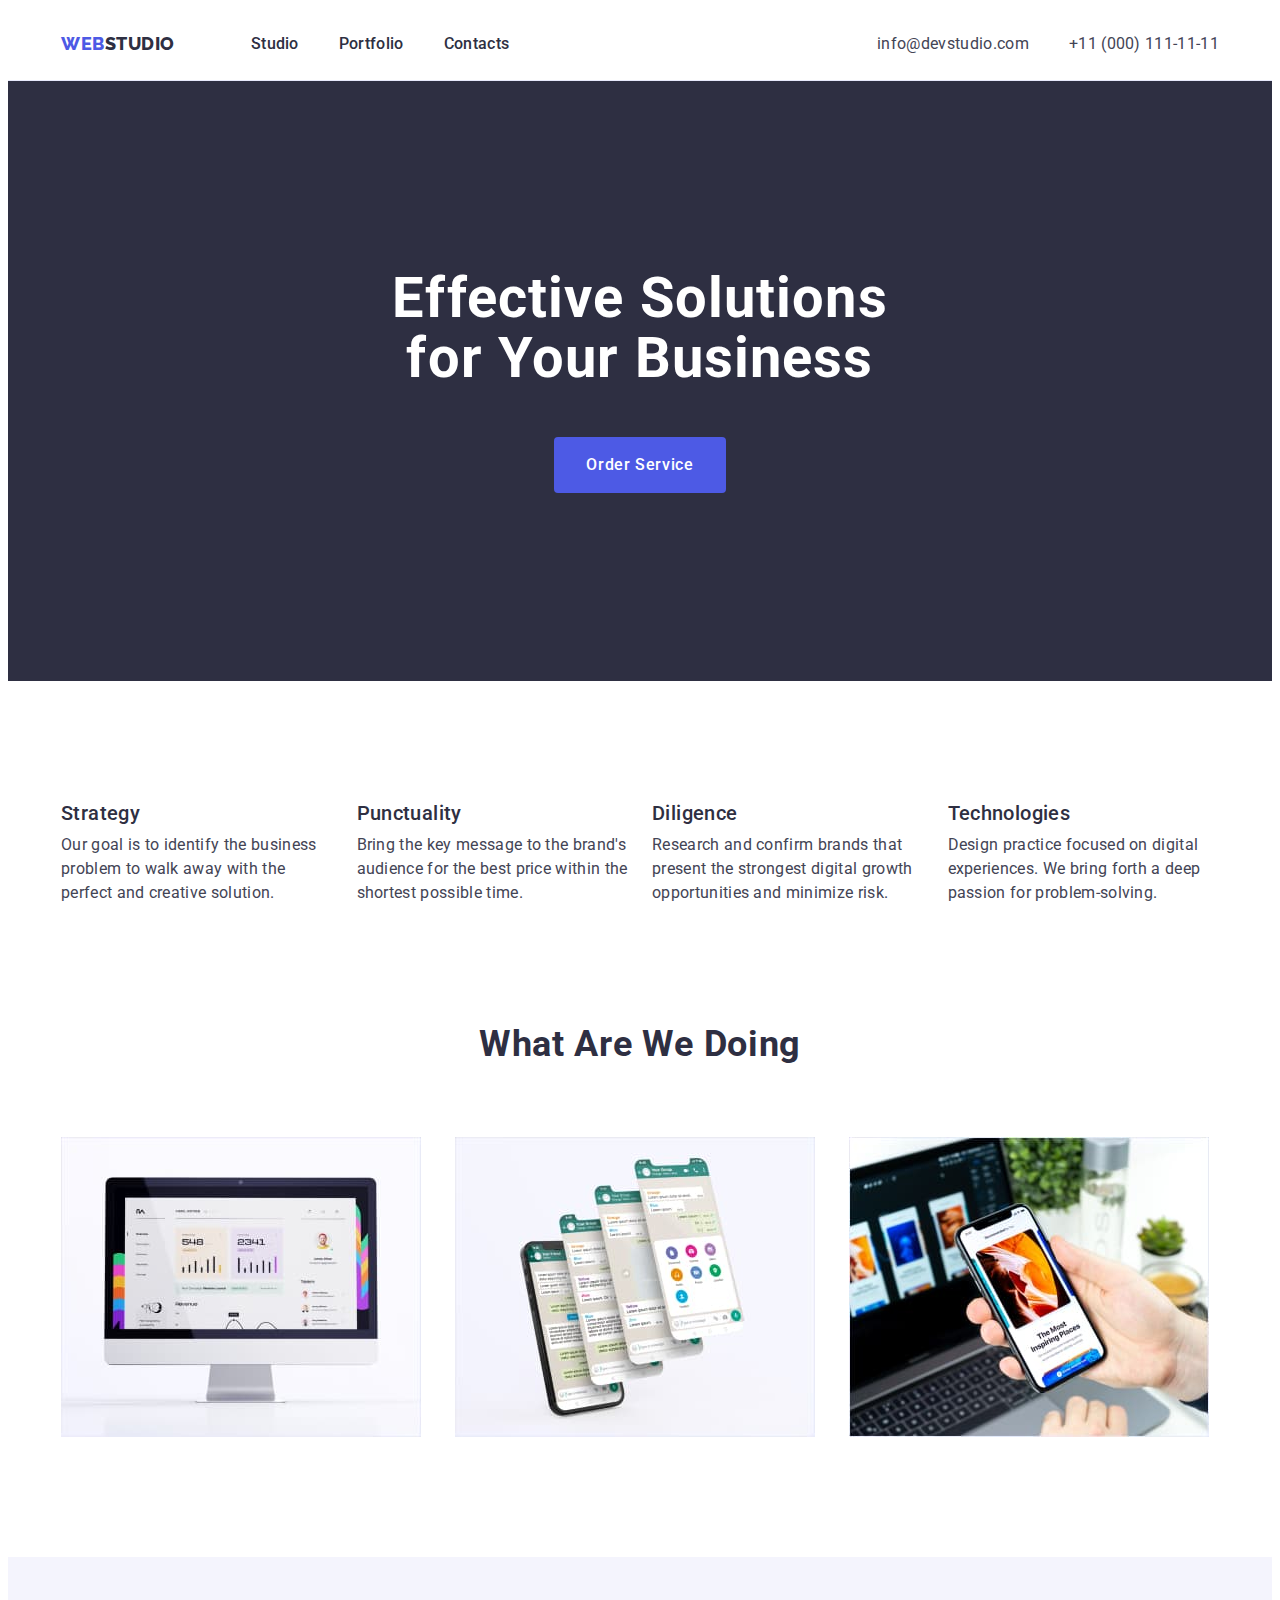
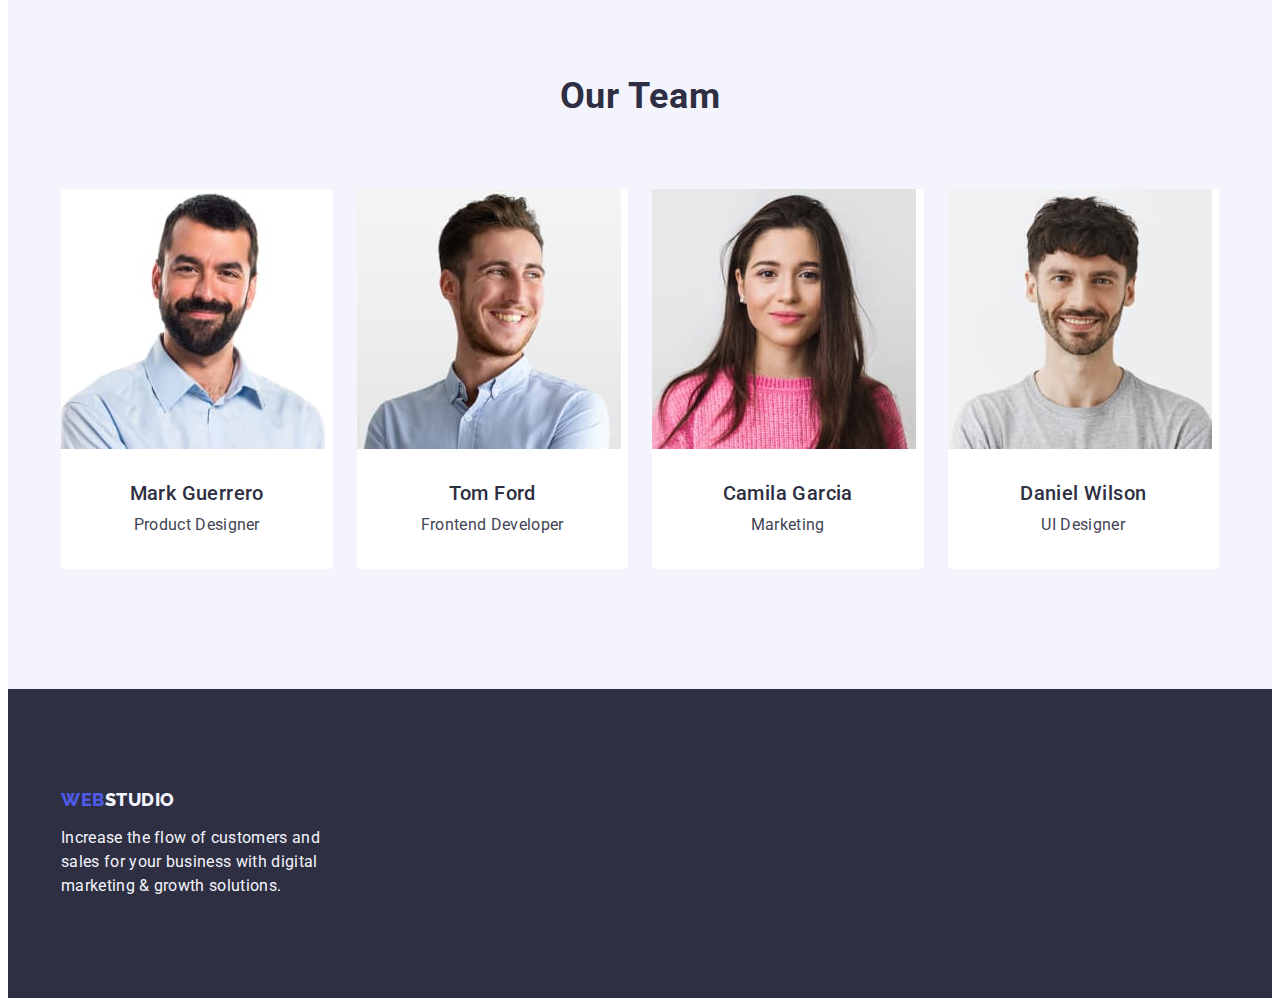
<file: index.html>
<!DOCTYPE html>
<html lang="en">
  <head>
    <meta charset="UTF-8" />
    <meta name="viewport" content="width=device-width, initial-scale=1.0" />
    <title>WebStudio</title>
    <link rel="preconnect" href="https://fonts.googleapis.com" />
    <link rel="preconnect" href="https://fonts.gstatic.com" crossorigin />
    <link
      href="https://fonts.googleapis.com/css2?family=Raleway:wght@800&family=Roboto:wght@400;500;700;900&display=swap"
      rel="stylesheet"
    />
    <link
      rel="stylesheet"
      href="https://cdnjs.cloudflare.com/ajax/libs/modern-normalize/2.0.0/modern-normalize.min.css"
      integrity="sha512-4xo8blKMVCiXpTaLzQSLSw3KFOVPWhm/TRtuPVc4WG6kUgjH6J03IBuG7JZPkcWMxJ5huwaBpOpnwYElP/m6wg=="
      crossorigin="anonymous"
      referrerpolicy="no-referrer"
    />
    <link rel="stylesheet" href="./css/styles.css" />
  </head>
  <body>
    <header class="page-header">
      <div class="header-container container">
        <nav class="main-navigation">
          <a class="logo-text link" href="./index.html"
            >Web<span class="logo-span-header">Studio</span></a
          >
          <ul class="nav-menu list">
            <li class="nav-menu-item">
              <a class="nav-menu-link link" href="./index.html">Studio</a>
            </li>
            <li class="nav-menu-item">
              <a class="nav-menu-link link" href="./portfolio.html"
                >Portfolio</a
              >
            </li>
            <li class="nav-menu-item">
              <a class="nav-menu-link link" href="">Contacts</a>
            </li>
          </ul>
        </nav>
        <address class="contacts">
          <ul class="contacts-list list">
            <li class="contacts-list-item">
              <a
                class="contacts-list-link link"
                href="mailto:info@devstudio.com"
                >info@devstudio.com</a
              >
            </li>
            <li class="contacts-list-item">
              <a class="contacts-list-link link" href="tel:+110001111111"
                >+11 (000) 111-11-11</a
              >
            </li>
          </ul>
        </address>
      </div>
    </header>

    <main>
      <section class="hero-section">
        <div class="container">
          <h1 class="hero-title">Effective Solutions for Your Business</h1>
          <button class="hero-button" type="button">Order Service</button>
        </div>
      </section>

      <section class="advantages-section">
        <div class="container">
          <h2 class="visually-hidden">Advantages</h2>
          <ul class="advantages-list list">
            <li class="advantage-item">
              <h3 class="advantage-title">Strategy</h3>
              <p class="advantage-text">
                Our goal is to identify the business problem to walk away with
                the perfect and creative solution.
              </p>
            </li>
            <li class="advantage-item">
              <h3 class="advantage-title">Punctuality</h3>
              <p class="advantage-text">
                Bring the key message to the brand's audience for the best price
                within the shortest possible time.
              </p>
            </li>
            <li class="advantage-item">
              <h3 class="advantage-title">Diligence</h3>
              <p class="advantage-text">
                Research and confirm brands that present the strongest digital
                growth opportunities and minimize risk.
              </p>
            </li>
            <li class="advantage-item">
              <h3 class="advantage-title">Technologies</h3>
              <p class="advantage-text">
                Design practice focused on digital experiences. We bring forth a
                deep passion for problem-solving.
              </p>
            </li>
          </ul>
        </div>
      </section>

      <section class="our-work">
        <div class="container">
          <h2 class="section-title">What are we doing</h2>
          <ul class="work-list list">
            <li class="work-list-item">
              <img
                class="work-list-image"
                src="./images/work_exhamples/monitor.jpg"
                alt="Monitor"
                width="360"
                height="300"
              />
            </li>
            <li class="work-list-item">
              <img
                class="work-list-image"
                src="./images/work_exhamples/mobiles.jpg"
                alt="Mobile phones"
                width="360"
                height="300"
              />
            </li>
            <li class="work-list-item">
              <img
                class="work-list-image"
                src="./images/work_exhamples/notebook.jpg"
                alt="mobyle phone and notebook"
                width="360"
                height="300"
              />
            </li>
          </ul>
        </div>
      </section>

      <section class="team-section">
        <div class="container">
          <h2 class="section-title">Our Team</h2>
          <ul class="team-list list">
            <li class="team-member">
              <img
                class="team-member-image"
                src="./images/Team/mark.jpg"
                alt="Mark Guerrero picture"
                width="264"
                height="260"
              />
              <div class="team-member-description">
                <h3 class="team-member-name">Mark Guerrero</h3>
                <p class="team-member-position">Product Designer</p>
              </div>
            </li>
            <li class="team-member">
              <img
                class="team-member-image"
                src="./images/Team/tom.jpg"
                alt="Tom Ford picture"
                width="264"
                height="260"
              />
              <div class="team-member-description">
                <h3 class="team-member-name">Tom Ford</h3>
                <p class="team-member-position">Frontend Developer</p>
              </div>
            </li>
            <li class="team-member">
              <img
                class="team-member-image"
                src="./images/Team/camila.jpg"
                alt="Camila Garcia picture"
                width="264"
                height="260"
              />
              <div class="team-member-description">
                <h3 class="team-member-name">Camila Garcia</h3>
                <p class="team-member-position">Marketing</p>
              </div>
            </li>
            <li class="team-member">
              <img
                class="team-member-image"
                src="./images/Team/daniel.jpg"
                alt="Daniel Wilson picture"
                width="264"
                height="260"
              />
              <div class="team-member-description">
                <h3 class="team-member-name">Daniel Wilson</h3>
                <p class="team-member-position">UI Designer</p>
              </div>
            </li>
          </ul>
        </div>
      </section>
    </main>

    <footer class="page-footer">
      <div class="container">        
          <a class="logo-text link" href="./index.html"
            >Web<span class="logo-span-footer">Studio</span></a
          >
          <p class="footer-text">
            Increase the flow of customers and sales for your business with
            digital marketing & growth solutions.
          </p>        
      </div>
    </footer>
  </body>
</html>
</file>
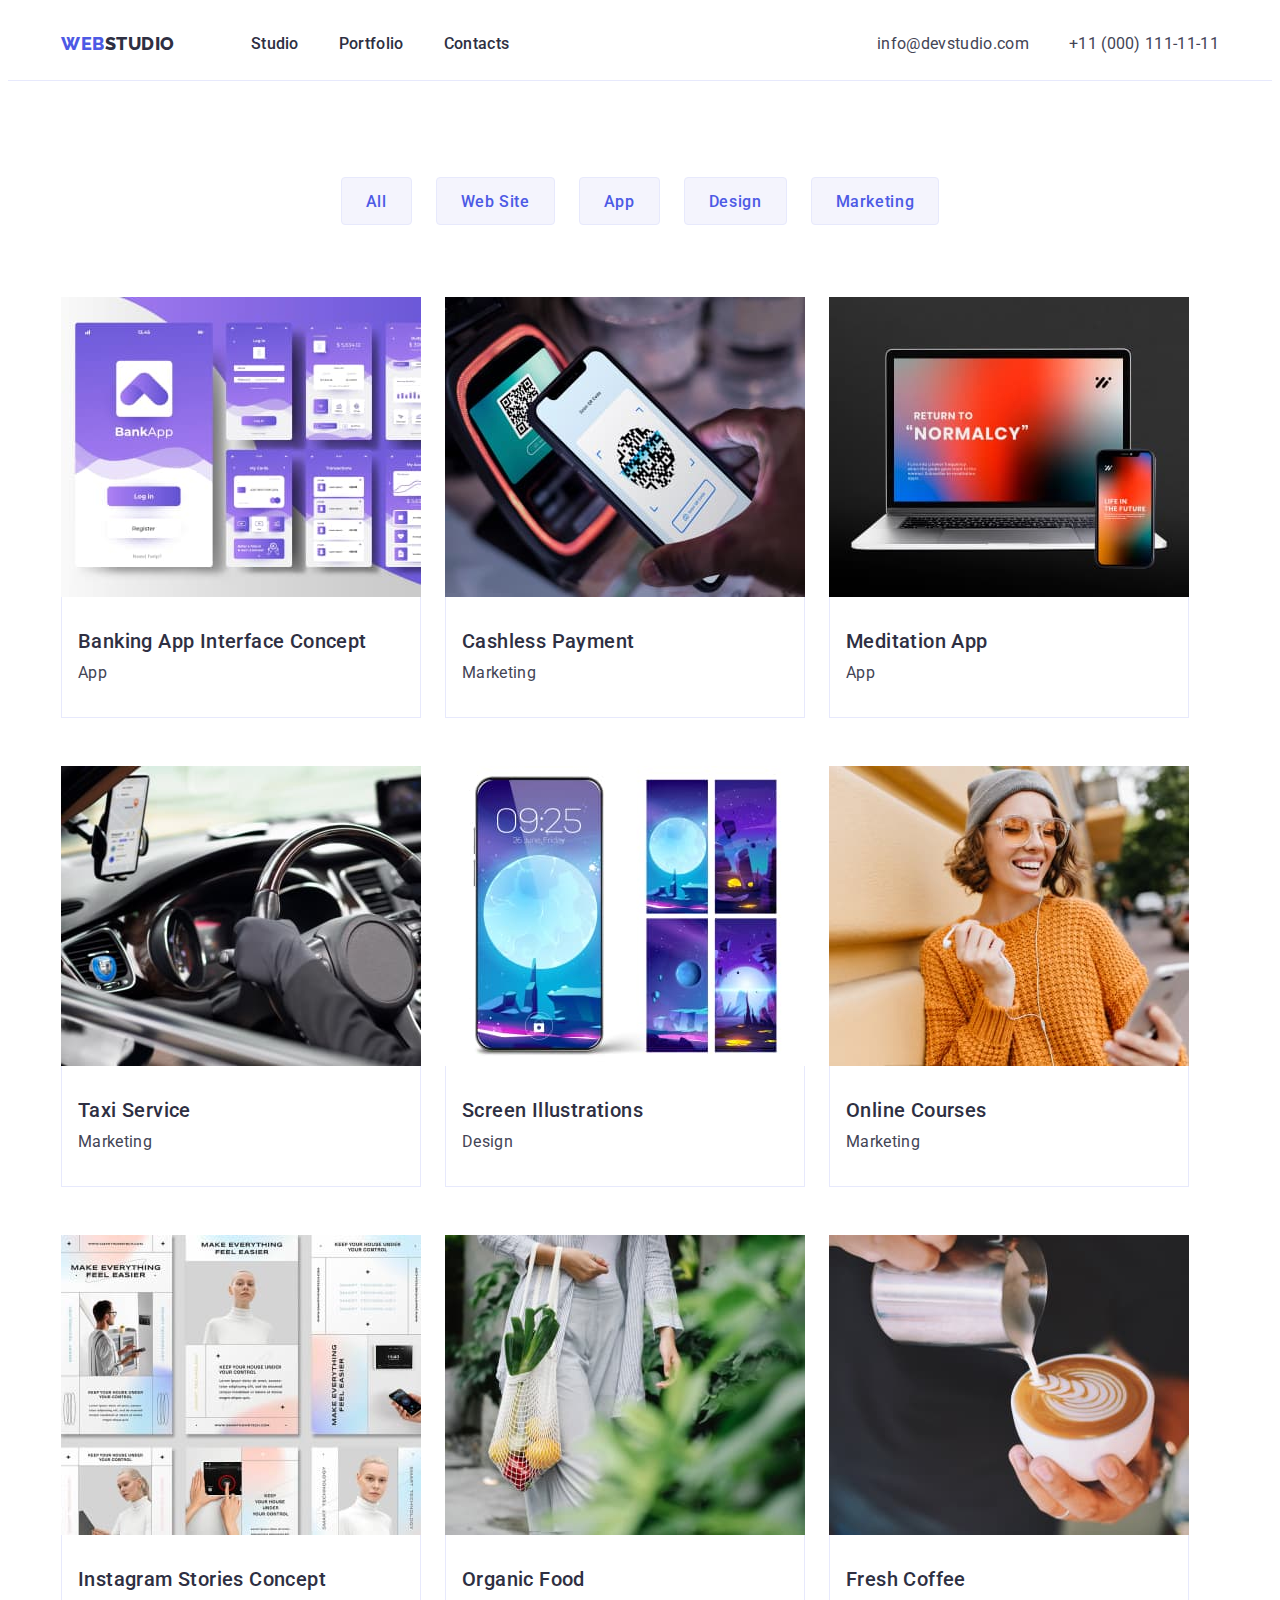
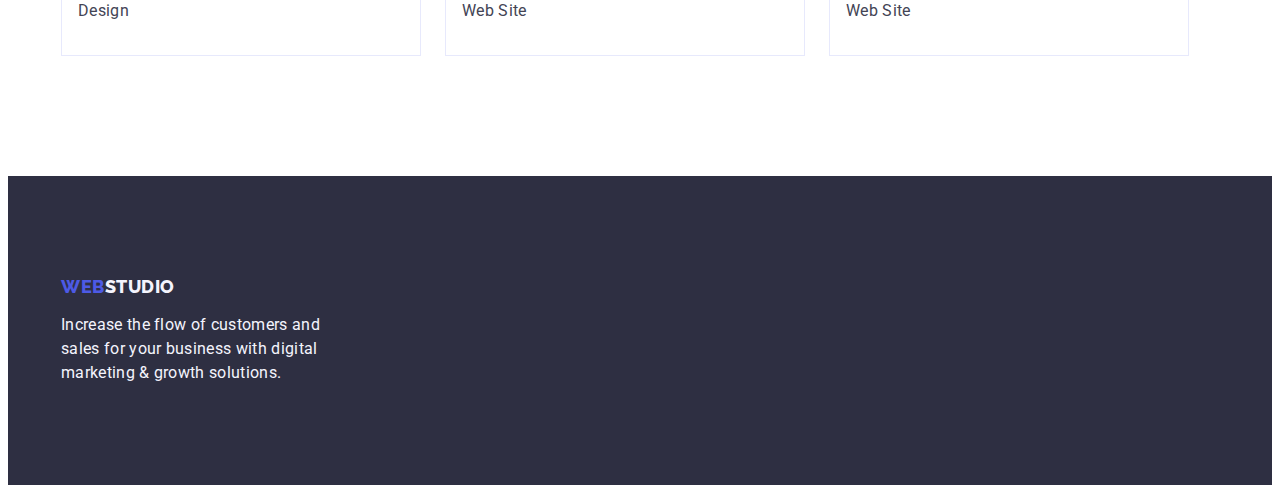
<file: portfolio.html>
<!DOCTYPE html>
<html lang="en">
  <head>
    <meta charset="UTF-8" />
    <meta name="viewport" content="width=device-width, initial-scale=1.0" />
    <title>Portfolio</title>
    <link rel="preconnect" href="https://fonts.googleapis.com" />
    <link rel="preconnect" href="https://fonts.gstatic.com" crossorigin />
    <link
      href="https://fonts.googleapis.com/css2?family=Raleway:wght@800&family=Roboto:wght@400;500;700;900&display=swap"
      rel="stylesheet"
    />
    <link
      rel="stylesheet"
      href="https://cdnjs.cloudflare.com/ajax/libs/modern-normalize/2.0.0/modern-normalize.min.css"
      integrity="sha512-4xo8blKMVCiXpTaLzQSLSw3KFOVPWhm/TRtuPVc4WG6kUgjH6J03IBuG7JZPkcWMxJ5huwaBpOpnwYElP/m6wg=="
      crossorigin="anonymous"
      referrerpolicy="no-referrer"
    />
    <link rel="stylesheet" href="./css/styles.css" />
  </head>
  <body>
    <header class="page-header">
      <div class="header-container container">
        <nav class="main-navigation">
          <a class="logo-text link" href="./index.html"
            >Web<span class="logo-span-header">Studio</span></a
          >
          <ul class="nav-menu list">
            <li class="nav-menu-item">
              <a class="nav-menu-link link" href="./index.html">Studio</a>
            </li>
            <li class="nav-menu-item">
              <a class="nav-menu-link link" href="./portfolio.html"
                >Portfolio</a
              >
            </li>
            <li class="nav-menu-item">
              <a class="nav-menu-link link" href="">Contacts</a>
            </li>
          </ul>
        </nav>
        <address class="contacts">
          <ul class="contacts-list list">
            <li class="contacts-list-item">
              <a
                class="contacts-list-link link"
                href="mailto:info@devstudio.com"
                >info@devstudio.com</a
              >
            </li>
            <li class="contacts-list-item">
              <a class="contacts-list-link link" href="tel:+110001111111"
                >+11 (000) 111-11-11</a
              >
            </li>
          </ul>
        </address>
      </div>
    </header>

    <main>
      <section class="work-exhamples-section">
        <div class="container">
          <h1 class="visually-hidden">Portfolio</h1>
          <ul class="filter-buttons-list list">
            <li class="filter-buttons-item">
              <button class="exhample-filter-button" type="button">All</button>
            </li>
            <li class="filter-buttons-item">
              <button class="exhample-filter-button" type="button">
                Web Site
              </button>
            </li>
            <li class="filter-buttons-item">
              <button class="exhample-filter-button" type="button">App</button>
            </li>
            <li class="filter-buttons-item">
              <button class="exhample-filter-button" type="button">
                Design
              </button>
            </li>
            <li class="filter-buttons-item">
              <button class="exhample-filter-button" type="button">
                Marketing
              </button>
            </li>
          </ul>
          <ul class="work-exhamples-list list">
            <li class="work-exhample-item">
              <a class="work-exhample-link link" href="">
                <img
                  src="./images/portfolio/banking-app.jpg"
                  alt="Screens of babk applications"
                  width="360"
                  height="300"
                />
                <div class="exhample-info">
                  <h2 class="work-exhample-title">
                    Banking App Interface Concept
                  </h2>
                  <p class="work-exhample-type">App</p>
                </div>
              </a>
            </li>
            <li class="work-exhample-item">
              <a class="work-exhample-link link" href="">
                <img
                  src="./images/portfolio/cashless-payment.jpg"
                  alt="Payment by mobile phone"
                  width="360"
                  height="300"
                />
                <div class="exhample-info">
                  <h2 class="work-exhample-title">Cashless Payment</h2>
                  <p class="work-exhample-type">Marketing</p>
                </div>
              </a>
            </li>
            <li class="work-exhample-item">
              <a class="work-exhample-link link" href="">
                <img
                  src="./images/portfolio/meditation-app.jpg"
                  alt="Psychological application Screen"
                  width="360"
                  height="300"
                />
                <div class="exhample-info">
                  <h2 class="work-exhample-title">Meditation App</h2>
                  <p class="work-exhample-type">App</p>
                </div>
              </a>
            </li>
            <li class="work-exhample-item">
              <a class="work-exhample-link link" href="">
                <img
                  src="./images/portfolio/taxi-service.jpg"
                  alt="taxi driver's application"
                  width="360"
                  height="300"
                />
                <div class="exhample-info">
                  <h2 class="work-exhample-title">Taxi Service</h2>
                  <p class="work-exhample-type">Marketing</p>
                </div>
              </a>
            </li>
            <li class="work-exhample-item">
              <a class="work-exhample-link link" href="">
                <img
                  src="./images/portfolio/screen-illustrations.jpg"
                  alt="Screens of mobilr phones"
                  width="360"
                  height="300"
                />
                <div class="exhample-info">
                  <h2 class="work-exhample-title">Screen Illustrations</h2>
                  <p class="work-exhample-type">Design</p>
                </div>
              </a>
            </li>
            <li class="work-exhample-item">
              <a class="work-exhample-link link" href="">
                <img
                  src="./images/portfolio/online-courses.jpg"
                  alt="Study via mobile phone"
                  width="360"
                  height="300"
                />
                <div class="exhample-info">
                  <h2 class="work-exhample-title">Online Courses</h2>
                  <p class="work-exhample-type">Marketing</p>
                </div>
              </a>
            </li>
            <li class="work-exhample-item">
              <a class="work-exhample-link link" href="">
                <img
                  src="./images/portfolio/instagram-stories.jpg"
                  alt="Plan of the Instagram story"
                  width="360"
                  height="300"
                />
                <div class="exhample-info">
                  <h2 class="work-exhample-title">Instagram Stories Concept</h2>
                  <p class="work-exhample-type">Design</p>
                </div>
              </a>
            </li>
            <li class="work-exhample-item">
              <a class="work-exhample-link link" href="">
                <img
                  src="./images/portfolio/organic-food.jpg"
                  alt="Bag with organic food"
                  width="360"
                  height="300"
                />
                <div class="exhample-info">
                  <h2 class="work-exhample-title">Organic Food</h2>
                  <p class="work-exhample-type">Web Site</p>
                </div>
              </a>
            </li>
            <li class="work-exhample-item">
              <a class="work-exhample-link link" href="">
                <img
                  src="./images/portfolio/fresh-coffee.jpg"
                  alt="Cup of coffee"
                  width="360"
                  height="300"
                />
                <div class="exhample-info">
                  <h2 class="work-exhample-title">Fresh Coffee</h2>
                  <p class="work-exhample-type">Web Site</p>
                </div>
              </a>
            </li>
          </ul>
        </div>
      </section>
    </main>
    <footer class="page-footer">
      <div class="container">
        <div class="footer-container">
          <a class="logo-text link" href="./index.html"
            >Web<span class="logo-span-footer">Studio</span></a
          >
          <p class="footer-text">
            Increase the flow of customers and sales for your business with
            digital marketing & growth solutions.
          </p>
        </div>
      </div>
    </footer>
  </body>
</html>
</file>
<file: css/styles.css>
:root {
  --black-navy: #2e2f42;
  --dark-grey-slate: #434455;
  --blue-main-iris: #4d5ae5;
  --blue-pressed-ocean: #404bbf;
  --light-white: #ffffff;
  --dark-white-cloud: #f4f4fd;
  --grey-light-cornflower: #e7e9fc;
  --main-font-family: "Roboto", sans-serif;
  --secondary-font-family: "Raleway", sans-serif;
}

.list {
  list-style-type: none;
}

.link {
  text-decoration: none;
}

button {
  cursor: pointer;
}

h1,
h2,
h3,
h4,
h5,
h6,
p {
  margin-top: 0;
  margin-bottom: 0;
}

ul,
ol {
  margin-top: 0;
  margin-bottom: 0;
  padding-left: 0;
}

img {
  display: block;
}

body {
  font-family: var(--main-font-family);
  color: var(--dark-grey-slate);
  background-color: var(--light-white);
}

.container {
  max-width: 1158px;
  padding-left: 15px;
  padding-right: 15px;
  margin-left: auto;
  margin-right: auto;
}

.visually-hidden {
  position: absolute;
  width: 1px;
  height: 1px;
  margin: -1px;
  border: 0;
  padding: 0;
  white-space: nowrap;
  clip-path: inset(100%);
  clip: rect(0 0 0 0);
  overflow: hidden;
}

/*header styles*/

.page-header {
  padding-top: 24px;
  padding-bottom: 24px;
  border-bottom: 1px solid var(--grey-light-cornflower);
  background: var(--light-white);
}

.header-container {
  display: flex;
  justify-content: space-between;
}

.main-navigation {
  display: flex;
  align-items: center;
}

.nav-menu {
  display: flex;
  gap: 40px;
}

.logo-text {
  color: var(--blue-main-iris);
  font-family: var(--secondary-font-family);
  font-size: 18px;
  font-weight: 800;
  line-height: 1.17;
  letter-spacing: 0.03em;
  text-transform: uppercase;
  margin-right: 76px;
}

.logo-span-header {
  color: var(--black-navy);
}

.nav-menu-link {
  padding-top: 24px;
  padding-bottom: 24px;
  font-weight: 500;
  line-height: 1.5;
  letter-spacing: 0.02em;
  color: var(--black-navy);
}
.contacts {
  font-style: normal;
}

.contacts-list {
  display: flex;
  gap: 40px;
}

.contacts-list-link {
  line-height: 1.5;
  letter-spacing: 0.02em;
  color: var(--dark-grey-slate);
}

.nav-menu-link:hover,
.nav-menu-link:focus,
.contacts-list-link:hover,
.contacts-list-link:focus {
  color: var(--blue-pressed-ocean);
}

/*Main*/

.section-title {
  text-align: center;
  margin-bottom: 72px;
  font-size: 36px;
  font-weight: 700;
  line-height: 1.11;
  letter-spacing: 0.02em;
  text-transform: capitalize;
  color: var(--black-navy);
}

/*Section Hero*/

.hero-section {
  background-color: var(--black-navy);
  text-align: center;
  padding-top: 188px;
  padding-bottom: 188px;
}

.hero-title {
  margin-bottom: 48px;
  margin-left: auto;
  margin-right: auto;
  max-width: 496px;
  font-size: 56px;
  font-weight: 700;
  line-height: 1.07;
  letter-spacing: 0.02em;
  color: var(--light-white);
}

.hero-button {
  display: block;
  margin-left: auto;
  margin-right: auto;
  height: 56px;
  min-width: 169px;
  padding-left: 32px;
  padding-right: 32px;
  font-family: var(--main-font-family);
  font-size: 16px;
  font-weight: 500;
  line-height: 1.5;
  letter-spacing: 0.04em;
  color: var(--light-white);
  background-color: var(--blue-main-iris);
  border: none;
  border-radius: 4px;
}

.hero-button:hover,
.hero-button:focus {
  background-color: var(--blue-pressed-ocean);
}

/*Advantages section*/

.advantages-section {
  padding-top: 120px;
  padding-bottom: 120px;
}

.advantages-list {
  display: flex;
  gap: 24px;
}

.advantage-item {
  flex-basis: calc((100% - 72px) / 4);
}

.advantage-title {
  margin-bottom: 8px;
  font-size: 20px;
  font-weight: 500;
  line-height: 1.2;
  letter-spacing: 0.02em;
  color: var(--black-navy);
}

.advantage-text {
  line-height: 1.5;
  letter-spacing: 0.02em;
}

/*Our work section*/

.our-work {
  padding-bottom: 120px;
}

.work-list {
  display: flex;
  gap: 24px;
}

.work-list-item {
  flex-basis: calc((100% - 48px) / 3);
}

/*Our Team section*/

.team-section {
  background-color: var(--dark-white-cloud);
  padding-top: 120px;
  padding-bottom: 120px;
}

.team-list {
  display: flex;  
  gap: 24px;
}

.team-member {
  flex-basis: calc((100% - 72px) / 4);
  background-color: var(--light-white);
  
  border-radius: 0px 0px 4px 4px;
}

.team-member-description{
  padding-top: 32px;
  padding-bottom: 32px;  
}

.team-member-name {
  text-align: center;
  margin-bottom: 8px;
  font-size: 20px;
  font-weight: 500;
  line-height: 1.2;
  letter-spacing: 0.02em;
  color: var(--black-navy);
}

.team-member-position {
  text-align: center;
  line-height: 1.5;
  letter-spacing: 0.02em;
}

/*footer*/

.page-footer {
  background-color: var(--black-navy);
  padding-top: 100px;
  padding-bottom: 100px;
}

/*.footer-container {
  width: 264px;
  margin-left: 0;
  margin-right: 0;
}*/

.page-footer .logo-text {
  display: inline-block;
  margin-bottom: 16px;
}

.logo-span-footer {
  color: var(--dark-white-cloud);
}

.footer-text {
  max-width: 264px;
  line-height: 1.5;
  letter-spacing: 0.02em;
  color: var(--dark-white-cloud);
}

/*Portfolio*/

.work-exhamples-section {
  padding-top: 96px;
  padding-bottom: 120px;
}

.exhample-filter-button {
  height: 48px;
  padding: 12px 24px;
  font-family: var(--main-font-family);
  font-size: 16px;
  font-weight: 500;
  line-height: 1.5;
  letter-spacing: 0.04em;
  color: var(--blue-main-iris);
  background-color: var(--dark-white-cloud);
  border-radius: 4px;
  border: 1px solid var(--grey-light-cornflower);
}

.exhample-filter-button:hover,
.exhample-filter-button:focus {
  color: var(--light-white);
  background-color: var(--blue-pressed-ocean);
    border: 1px solid transparent
}

.filter-buttons-list {
  display: flex;
  justify-content: center;
  gap: 24px;
  margin-bottom: 72px;
}

.work-exhamples-list {
  display: flex;
  flex-wrap: wrap;
  gap: 24px;
  row-gap: 48px;
}

.work-exhample-link {
  display: block;
}

.work-exhample-item {
  flex-basis: calc((100% - 48) / 3);
}

.exhample-info {
  padding: 32px 16px;
  border-left: 1px solid var(--grey-light-cornflower);
  border-right: 1px solid var(--grey-light-cornflower);
  border-bottom: 1px solid var(--grey-light-cornflower);
}

.work-exhample-title {
  margin-bottom: 8px;
  font-size: 20px;
  font-weight: 500;
  line-height: 1.2;
  letter-spacing: 0.02em;
  color: var(--black-navy);
}

.work-exhample-type {
  line-height: 1.5;
  letter-spacing: 0.02em;
  color: var(--dark-grey-slate);
}

.work-exhample-title:hover,
.work-exhample-title:focus,
.work-exhample-type:hover,
.work-exhample-type:focus {
  color: var(--blue-pressed-ocean);
}
</file>
